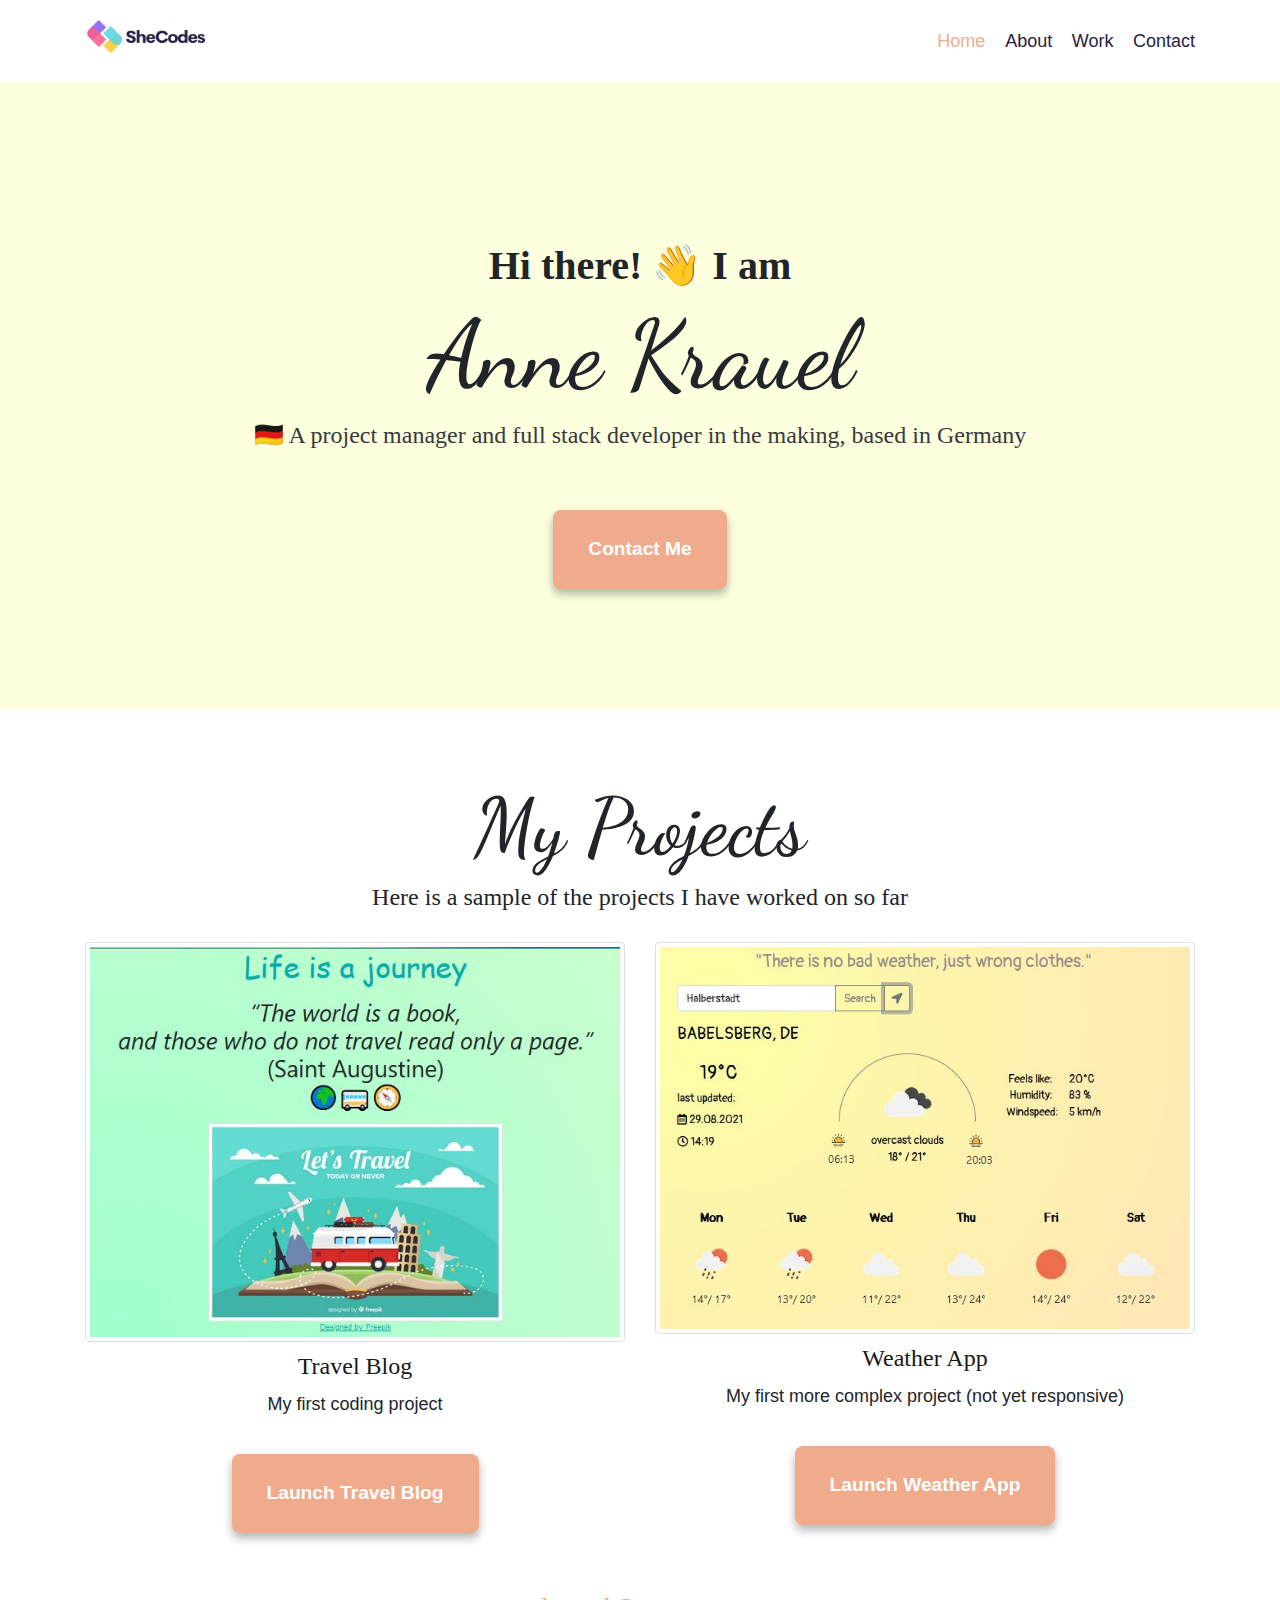
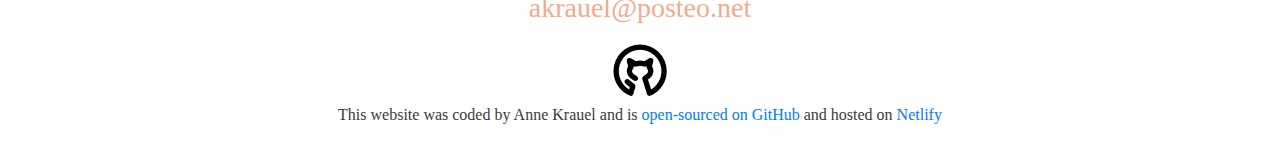
<file: index.html>
<!DOCTYPE html>
<html lang="en">
  <head>
    <meta charset="UTF-8" />
    <meta name="viewport" content="width=device-width, initial-scale=1.0" />
    <meta http-equiv="X-UA-Compatible" content="ie=edge" />
    <title>Frontend developer - Anne Krauel</title>
    <meta
      name="description"
      content="Anne Krauel, front-end developer, based in Germany"
    />
    <link
      rel="stylesheet"
      href="https://maxcdn.bootstrapcdn.com/bootstrap/4.0.0/css/bootstrap.min.css"
      integrity="sha384-Gn5384xqQ1aoWXA+058RXPxPg6fy4IWvTNh0E263XmFcJlSAwiGgFAW/dAiS6JXm"
      crossorigin="anonymous"
    />
    <script
      src="https://code.jquery.com/jquery-3.2.1.slim.min.js"
      integrity="sha384-KJ3o2DKtIkvYIK3UENzmM7KCkRr/rE9/Qpg6aAZGJwFDMVNA/GpGFF93hXpG5KkN"
      crossorigin="anonymous"
    ></script>
    <script
      src="https://cdnjs.cloudflare.com/ajax/libs/popper.js/1.12.9/umd/popper.min.js"
      integrity="sha384-ApNbgh9B+Y1QKtv3Rn7W3mgPxhU9K/ScQsAP7hUibX39j7fakFPskvXusvfa0b4Q"
      crossorigin="anonymous"
    ></script>
    <script
      src="https://maxcdn.bootstrapcdn.com/bootstrap/4.0.0/js/bootstrap.min.js"
      integrity="sha384-JZR6Spejh4U02d8jOt6vLEHfe/JQGiRRSQQxSfFWpi1MquVdAyjUar5+76PVCmYl"
      crossorigin="anonymous"
    ></script>
    <script
      src="https://cdn.jsdelivr.net/npm/bootstrap@5.0.2/dist/js/bootstrap.bundle.min.js"
      integrity="sha384-MrcW6ZMFYlzcLA8Nl+NtUVF0sA7MsXsP1UyJoMp4YLEuNSfAP+JcXn/tWtIaxVXM"
      crossorigin="anonymous"
    ></script>
    <link rel="preconnect" href="https://fonts.googleapis.com" />
    <link rel="preconnect" href="https://fonts.gstatic.com" crossorigin />
    <link
      href="https://fonts.googleapis.com/css2?family=Dancing+Script:wght@700&display=swap"
      rel="stylesheet"
    />
    <link href="src/portfolio.css" rel="stylesheet" type="text/css" />
  </head>
  <body>
    <div class="container">
      <nav class="d-flex justify-content-between">
        <a href="/" title="Homepage">
          <img
            id="logo"
            class="logo d-none d-md-block"
            src="images/logo-shecodes.png"
            alt="logo"
          />
          <img
            id="logoSmall"
            class="logo block d-md-none"
            src="images/logo-shecodes_small.png"
            alt="logo small"
          />
        </a>
        <ul>
          <li class="active">
            <a href="/index.html" title="home">Home</a>
          </li>
          <li><a href="/about.html" title="about Anne">About</a></li>
          <li><a href="/work.html" titel="Anne's work">Work</a></li>
          <li>
            <a href="/contact.html" titel="Anne's contactInfo">Contact</a>
          </li>
        </ul>
      </nav>
    </div>
    <div class="hero">
      <div class="heading">
        <h2 class="text-center">Hi there! 👋 I am</h2>
        <h1 class="text-center">Anne Krauel</h1>
        <h3 class="text-center">
          🇩🇪 A project manager and full stack developer in the making, based in
          Germany
        </h3>
      </div>
      <div class="contactButton">
        <a class="primary-link" href="/contact.html">Contact me</a>
      </div>
    </div>
    <div class="sub-heading">
      <h2 class="text-center">My Projects</h2>
      <h4 class="text-center">
        Here is a sample of the projects I have worked on so far
      </h4>
    </div>
    <div class="container">
      <div class="row">
        <div
          class="col-12 col-log col-xl col-xxl mb-5 mb-lg-4 mb-xl-4 mb-xxl-4"
        >
          <img
            src="images/travelBlog.JPG"
            class="img-fluid img-thumbnail rounded d-none d-sm-block"
            alt="travel blog"
          />
          <h3 class="appHeading">Travel Blog</h3>
          <p class="appDescription">My first coding project</p>
          <div class="appLinks">
            <a
              href="https://competent-almeida-837803.netlify.app/"
              class="appLinks primary-link"
              >Launch Travel Blog</a
            >
          </div>
        </div>
        <div
          class="col-12 col-log col-xl col-xxl mb-5 mb-lg-4 mb-xl-4 mb-xxl-4"
        >
          <img
            src="images/weatherApp.JPG"
            class="img-fluid img-thumbnail rounded d-none d-sm-block"
            alt="weatherApp"
          />
          <h3 class="appHeading">Weather App</h3>
          <p class="appDescription">
            My first more complex project (not yet responsive)
          </p>
          <div class="appLinks">
            <a
              href="https://infallible-tereshkova-0fcc2d.netlify.app/"
              class="appLinks primary-link"
              >Launch Weather App</a
            >
          </div>
        </div>
      </div>
    </div>

    <footer>
      <div id="contact-info">
        <a href="mailto:akrauel@posteo.net" class="email-link"
          >akrauel@posteo.net</a
        >
      </div>
      <div class="container footer d-flex justify-content-center">
        <a
          href="https://github.com/EnnaLeuark"
          target="blank"
          title="GitHub profile"
        >
          <img
            class="img-fluid rounded-circle"
            src="/images/github-131979013004549354_64.png"
            alt="github Logo"
        /></a>
      </div>

      <p>
        This website was coded by Anne Krauel and is
        <a href="https://github.com/EnnaLeuark/portfolio" target="_blank"
          >open-sourced on GitHub</a
        >
        and hosted on
        <a href="https://infallible-tereshkova-0fcc2d.netlify.app/">Netlify</a>
      </p>
    </footer>
  </body>
</html>
</file>
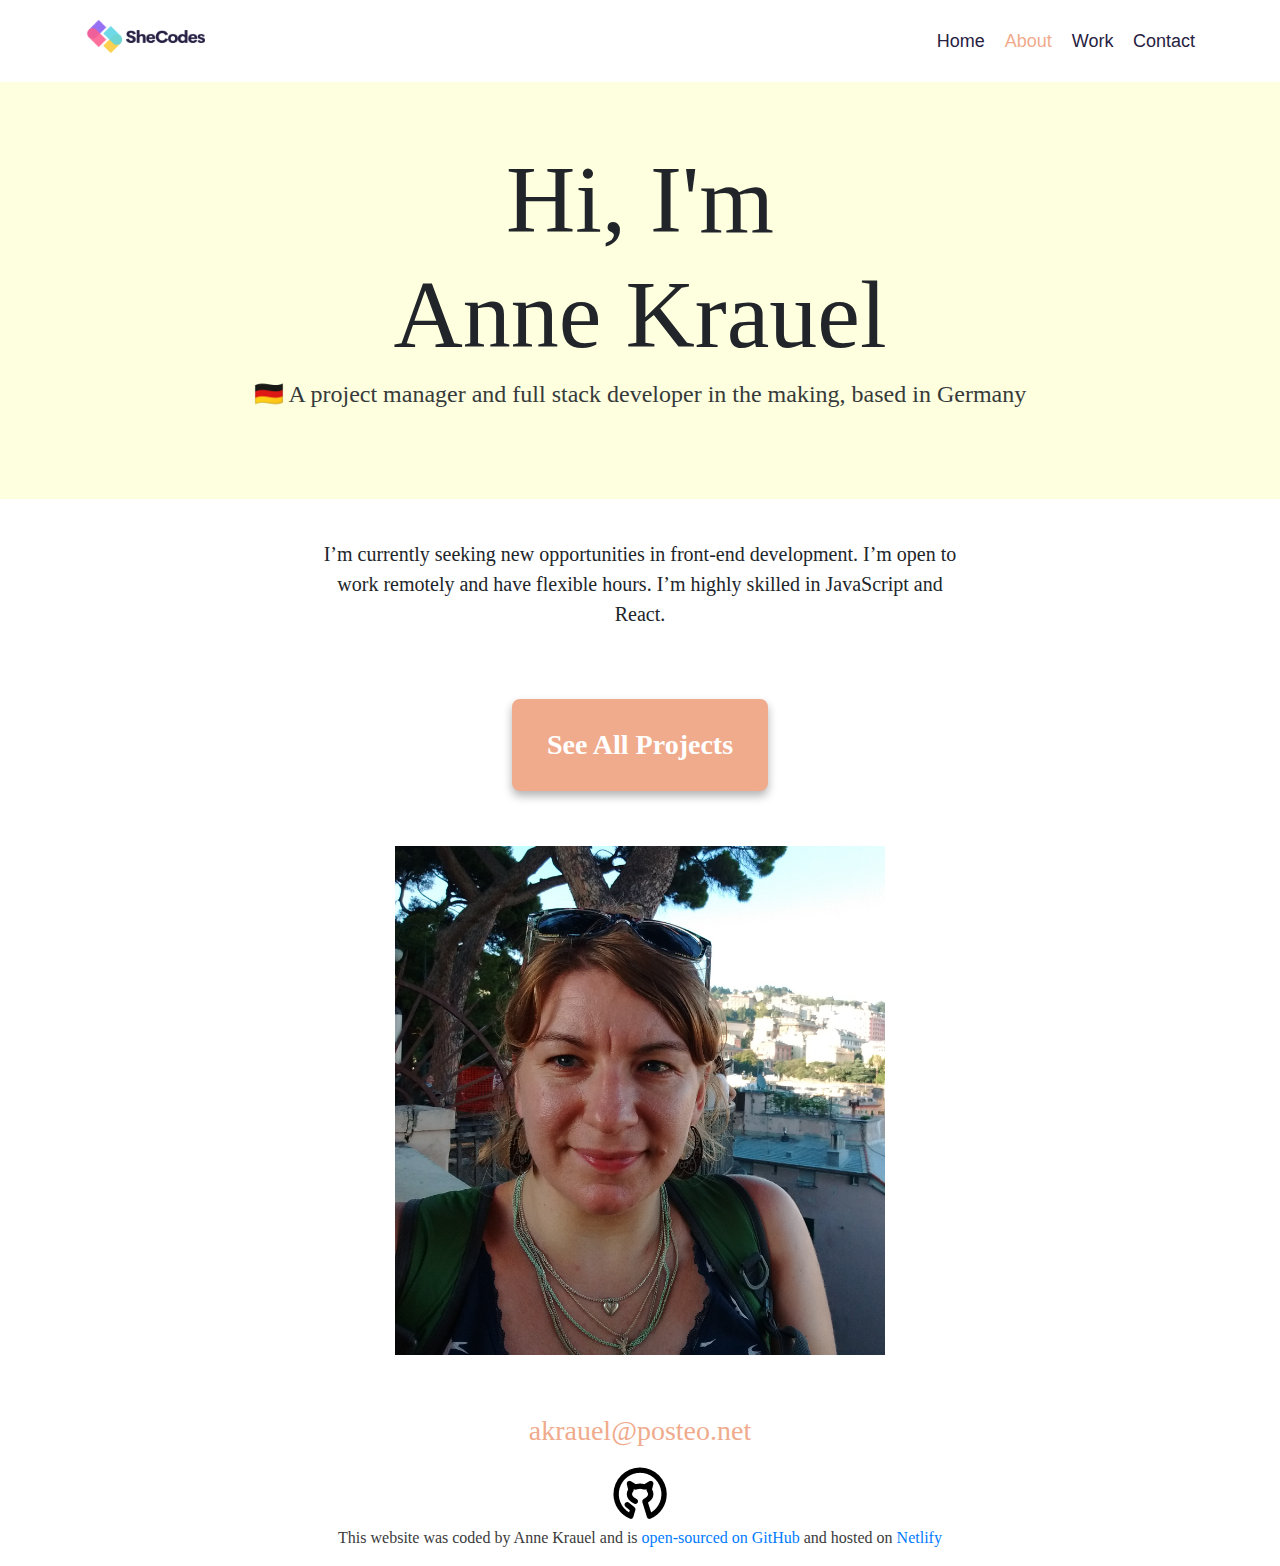
<file: about.html>
<!DOCTYPE html>
<html lang="en">
  <head>
    <meta charset="UTF-8" />
    <meta http-equiv="X-UA-Compatible" content="IE=edge" />
    <meta name="viewport" content="width=device-width, initial-scale=1.0" />
    <title>About Frontend developer - Anne Krauel</title>
    <link
      rel="stylesheet"
      href="https://maxcdn.bootstrapcdn.com/bootstrap/4.0.0/css/bootstrap.min.css"
      integrity="sha384-Gn5384xqQ1aoWXA+058RXPxPg6fy4IWvTNh0E263XmFcJlSAwiGgFAW/dAiS6JXm"
      crossorigin="anonymous"
    />
    <script
      src="https://code.jquery.com/jquery-3.2.1.slim.min.js"
      integrity="sha384-KJ3o2DKtIkvYIK3UENzmM7KCkRr/rE9/Qpg6aAZGJwFDMVNA/GpGFF93hXpG5KkN"
      crossorigin="anonymous"
    ></script>
    <script
      src="https://cdnjs.cloudflare.com/ajax/libs/popper.js/1.12.9/umd/popper.min.js"
      integrity="sha384-ApNbgh9B+Y1QKtv3Rn7W3mgPxhU9K/ScQsAP7hUibX39j7fakFPskvXusvfa0b4Q"
      crossorigin="anonymous"
    ></script>
    <script
      src="https://maxcdn.bootstrapcdn.com/bootstrap/4.0.0/js/bootstrap.min.js"
      integrity="sha384-JZR6Spejh4U02d8jOt6vLEHfe/JQGiRRSQQxSfFWpi1MquVdAyjUar5+76PVCmYl"
      crossorigin="anonymous"
    ></script>
    <link rel="preconnect" href="https://fonts.googleapis.com" />
    <link rel="preconnect" href="https://fonts.gstatic.com" crossorigin />
    <link
      href="https://fonts.googleapis.com/css2?family=Dancing+Script:wght@700&display=swap"
      rel="stylesheet"
    />
    <link href="src/portfolio.css" rel="stylesheet" type="text/css" />
  </head>
  <body>
    <div class="container">
      <nav class="d-flex justify-content-between">
        <a href="/" title="Homepage">
          <img
            id="logo"
            class="logo d-none d-md-block"
            src="images/logo-shecodes.png"
            alt="logo"
          />
          <img
            id="logoSmall"
            class="logo block d-md-none"
            src="images/logo-shecodes_small.png"
            alt="logo small"
          />
        </a>
        <a href="#" title="Homepage"></a>
        <ul>
          <li>
            <a href="/index.html" title="home">Home</a>
          </li>
          <li class="active">
            <a href="/about.html" title="about Anne">About</a>
          </li>
          <li><a href="/work.html" titel="Anne's work">Work</a></li>
          <li>
            <a href="/contact.html" titel="Anne's contactInfo">Contact</a>
          </li>
        </ul>
      </nav>
    </div>
    <div class="about-page">
      <div class="hero">
        <h1 class="text-center">
          Hi, I'm<br />
          Anne Krauel
        </h1>
        <h3 class="text-center">
          🇩🇪 A project manager and full stack developer in the making, based in
          Germany
        </h3>
      </div>
      <p class="text-center about-sections">
        I’m currently seeking new opportunities in front-end development. I’m
        open to work remotely and have flexible hours. I’m highly skilled in
        JavaScript and React.
      </p>
      <div class="appLinks allProjects">
        <a href="/work.html" class="appLinks primary-link allProjects"
          >See all projects</a
        >
      </div>
      <img
        src="images/IMG_20160814_192309829 (2).jpg"
        alt="profile
          picture"
        class="
          img-thumbnail img-fluid
          rounded
          border-4 border-white
          mx-auto
          d-block
        "
      />
    </div>

    <footer>
      <div id="contact-info">
        <a href="mailto:akrauel@posteo.net" class="email-link"
          >akrauel@posteo.net</a
        >
      </div>
      <div class="container footer d-flex justify-content-center">
        <a
          href="https://github.com/EnnaLeuark"
          target="blank"
          title="GitHub profile"
        >
          <img
            class="img-fluid rounded-circle"
            src="/images/github-131979013004549354_64.png"
            alt="github Logo"
        /></a>
      </div>

      <p>
        This website was coded by Anne Krauel and is
        <a href="https://github.com/EnnaLeuark/portfolio" target="_blank"
          >open-sourced on GitHub</a
        >
        and hosted on
        <a href="https://infallible-tereshkova-0fcc2d.netlify.app/">Netlify</a>
      </p>
    </footer>
  </body>
</html>
</file>
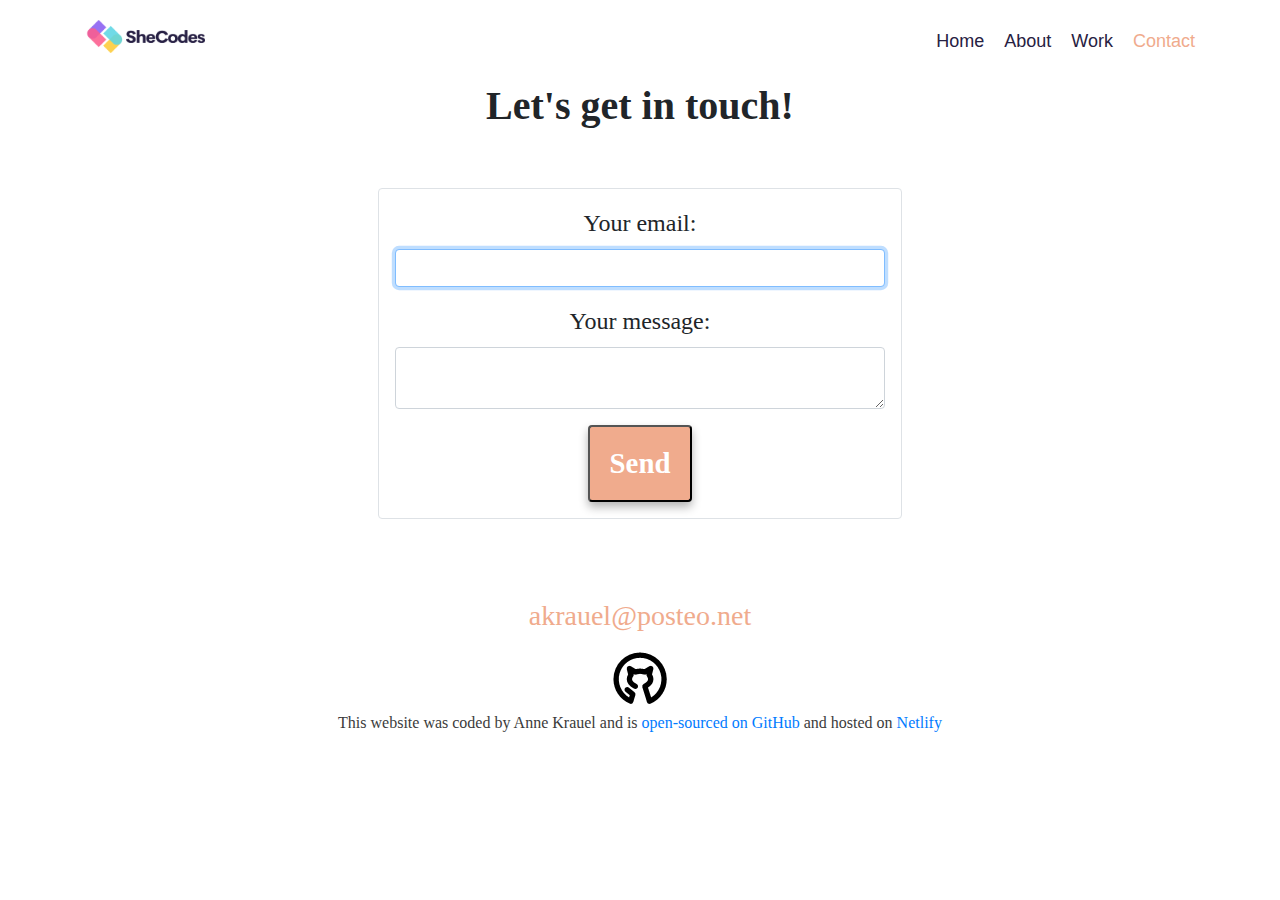
<file: contact.html>
<!DOCTYPE html>
<html lang="en">
  <head>
    <meta charset="UTF-8" />
    <meta http-equiv="X-UA-Compatible" content="IE=edge" />
    <meta name="viewport" content="width=device-width, initial-scale=1.0" />
    <title>frontend developer - Anne Krauel</title>
    <link
      rel="stylesheet"
      href="https://maxcdn.bootstrapcdn.com/bootstrap/4.0.0/css/bootstrap.min.css"
      integrity="sha384-Gn5384xqQ1aoWXA+058RXPxPg6fy4IWvTNh0E263XmFcJlSAwiGgFAW/dAiS6JXm"
      crossorigin="anonymous"
    />
    <script
      src="https://code.jquery.com/jquery-3.2.1.slim.min.js"
      integrity="sha384-KJ3o2DKtIkvYIK3UENzmM7KCkRr/rE9/Qpg6aAZGJwFDMVNA/GpGFF93hXpG5KkN"
      crossorigin="anonymous"
    ></script>
    <script
      src="https://cdnjs.cloudflare.com/ajax/libs/popper.js/1.12.9/umd/popper.min.js"
      integrity="sha384-ApNbgh9B+Y1QKtv3Rn7W3mgPxhU9K/ScQsAP7hUibX39j7fakFPskvXusvfa0b4Q"
      crossorigin="anonymous"
    ></script>
    <script
      src="https://maxcdn.bootstrapcdn.com/bootstrap/4.0.0/js/bootstrap.min.js"
      integrity="sha384-JZR6Spejh4U02d8jOt6vLEHfe/JQGiRRSQQxSfFWpi1MquVdAyjUar5+76PVCmYl"
      crossorigin="anonymous"
    ></script>
    <link rel="preconnect" href="https://fonts.googleapis.com" />
    <link rel="preconnect" href="https://fonts.gstatic.com" crossorigin />
    <link
      href="https://fonts.googleapis.com/css2?family=Dancing+Script:wght@700&display=swap"
      rel="stylesheet"
    />
    <link rel="preconnect" href="https://fonts.googleapis.com" />
    <link rel="preconnect" href="https://fonts.gstatic.com" crossorigin />
    <link
      href="https://fonts.googleapis.com/css2?family=Chelsea+Market&display=swap"
      rel="stylesheet"
    />
    <link href="src/portfolio.css" rel="stylesheet" type="text/css" />
  </head>
  <body>
    <div class="container">
      <nav class="d-flex justify-content-between">
        <a href="/" title="Homepage">
          <img
            id="logo"
            class="logo d-none d-md-block"
            src="images/logo-shecodes.png"
            alt="logo"
          />
          <img
            id="logoSmall"
            class="logo block d-md-none"
            src="images/logo-shecodes_small.png"
            alt="logo small"
          />
        </a>
        <a href="#" title="Homepage"></a>
        <ul>
          <li>
            <a href="/index.html" title="home">Home</a>
          </li>
          <li>
            <a href="/about.html" title="about Anne">About</a>
          </li>
          <li>
            <a href="/work.html" titel="Anne's work">Work</a>
          </li>
          <li class="active">
            <a href="/contact.html" titel="Anne's contactInfo">Contact</a>
          </li>
        </ul>
      </nav>
    </div>
    <div class="contact-section">
      <h2 class="text-center">Let's get in touch!</h2>
    </div>
    <div class="container-md">
      <div class="contact-form">
        <div class="row">
          <div class="col-mb-12">
            <form
              class="border p-3 rounded mb-3"
              action="https://formspree.io/f/mleazndk"
              method="POST"
            >
              <div class="mb-3">
                <label class="form-label">Your email:</label>

                <input
                  type="email"
                  name="_replyto"
                  class="form-control"
                  required=""
                  autofocus=""
                />
              </div>
              <div class="mb-3">
                <label class="form-label">Your message:</label>
                <textarea
                  name="message"
                  class="form-control"
                  required=""
                ></textarea>
              </div>
              <button class="appLinks primary-link" type="submit">Send</button>
            </form>
          </div>
        </div>
      </div>
    </div>
    <footer>
      <div id="contact-info">
        <a href="mailto:akrauel@posteo.net" class="email-link"
          >akrauel@posteo.net</a
        >
      </div>
      <div class="container footer d-flex justify-content-center">
        <a
          href="https://github.com/EnnaLeuark"
          target="blank"
          title="GitHub profile"
        >
          <img
            class="img-fluid rounded-circle"
            src="/images/github-131979013004549354_64.png"
            alt="github Logo"
        /></a>
      </div>

      <p>
        This website was coded by Anne Krauel and is
        <a href="https://github.com/EnnaLeuark/portfolio" target="_blank"
          >open-sourced on GitHub</a
        >
        and hosted on
        <a href="https://infallible-tereshkova-0fcc2d.netlify.app/">Netlify</a>
      </p>
    </footer>
  </body>
</html>
</file>
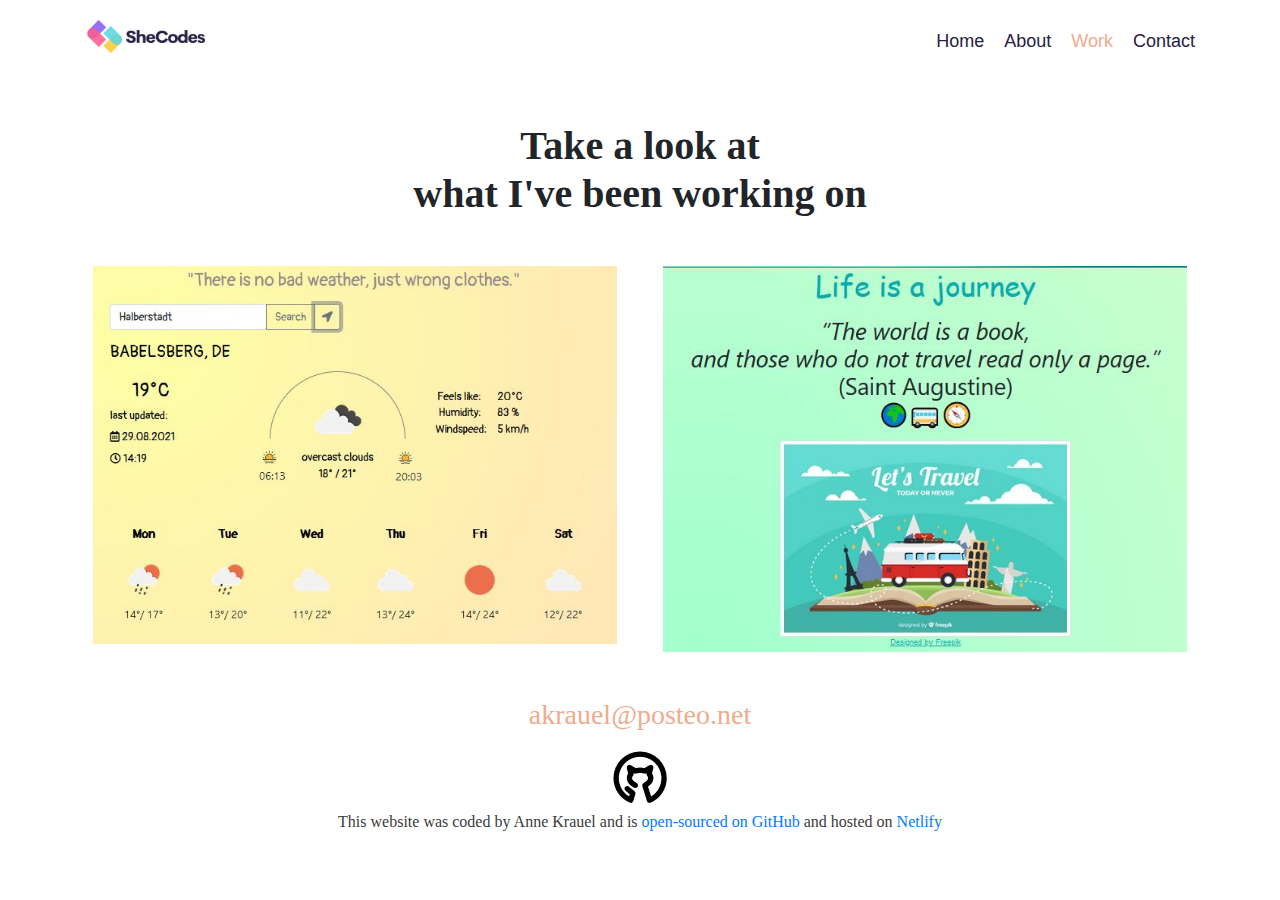
<file: work.html>
<!DOCTYPE html>
<html lang="en">
  <head>
    <meta charset="UTF-8" />
    <meta http-equiv="X-UA-Compatible" content="IE=edge" />
    <meta name="viewport" content="width=device-width, initial-scale=1.0" />
    <title>Frontend developer - Anne Krauel</title>
    <link
      rel="stylesheet"
      href="https://maxcdn.bootstrapcdn.com/bootstrap/4.0.0/css/bootstrap.min.css"
      integrity="sha384-Gn5384xqQ1aoWXA+058RXPxPg6fy4IWvTNh0E263XmFcJlSAwiGgFAW/dAiS6JXm"
      crossorigin="anonymous"
    />
    <script
      src="https://code.jquery.com/jquery-3.2.1.slim.min.js"
      integrity="sha384-KJ3o2DKtIkvYIK3UENzmM7KCkRr/rE9/Qpg6aAZGJwFDMVNA/GpGFF93hXpG5KkN"
      crossorigin="anonymous"
    ></script>
    <script
      src="https://cdnjs.cloudflare.com/ajax/libs/popper.js/1.12.9/umd/popper.min.js"
      integrity="sha384-ApNbgh9B+Y1QKtv3Rn7W3mgPxhU9K/ScQsAP7hUibX39j7fakFPskvXusvfa0b4Q"
      crossorigin="anonymous"
    ></script>
    <script
      src="https://maxcdn.bootstrapcdn.com/bootstrap/4.0.0/js/bootstrap.min.js"
      integrity="sha384-JZR6Spejh4U02d8jOt6vLEHfe/JQGiRRSQQxSfFWpi1MquVdAyjUar5+76PVCmYl"
      crossorigin="anonymous"
    ></script>
    <link rel="preconnect" href="https://fonts.googleapis.com" />
    <link rel="preconnect" href="https://fonts.gstatic.com" crossorigin />
    <link
      href="https://fonts.googleapis.com/css2?family=Dancing+Script:wght@700&display=swap"
      rel="stylesheet"
    />
    <link rel="preconnect" href="https://fonts.googleapis.com" />
    <link rel="preconnect" href="https://fonts.gstatic.com" crossorigin />
    <link
      href="https://fonts.googleapis.com/css2?family=Chelsea+Market&display=swap"
      rel="stylesheet"
    />
    <link href="src/portfolio.css" rel="stylesheet" type="text/css" />
  </head>
  <body>
    <div class="container">
      <nav class="d-flex justify-content-between">
        <a href="/" title="Homepage">
          <img
            id="logo"
            class="logo d-none d-md-block"
            src="images/logo-shecodes.png"
            alt="logo"
          />
          <img
            id="logoSmall"
            class="logo block d-md-none"
            src="images/logo-shecodes_small.png"
            alt="logo small"
          />
        </a>
        <a href="#" title="Homepage"></a>
        <ul>
          <li>
            <a href="/index.html" title="home">Home</a>
          </li>
          <li>
            <a href="/about.html" title="about Anne">About</a>
          </li>
          <li class="active">
            <a href="/work.html" titel="Anne's work">Work</a>
          </li>
          <li>
            <a href="/contact.html" titel="Anne's contactInfo">Contact</a>
          </li>
        </ul>
      </nav>
    </div>
    <div class="work-section">
      <h2 class="text-center">
        Take a look at <br />what I've been working on
      </h2>

      <!-- <div class="work-text">
        <p>
          Lorem ipsum dolor sit amet, consectetur adipiscing elit. Duis faucibus
          elit ante, ac dapibus ante euismod id. Vestibulum sagittis scelerisque
          laoreet. Donec eleifend feugiat elementum. Sed eget vestibulum neque,
          ultricies ullamcorper magna. Nunc commodo nulla placerat, rhoncus elit
          ut, mattis turpis. Praesent ac faucibus tortor.
        </p>
      </div> -->
    </div>
    <div class="container">
      <div class="row">
        <div
          class="col-12 col-log col-xl col-xxl mb-5 mb-lg-6 mb-xl-4 mb-xxl-6"
        >
          <img
            src="images/weatherApp.JPG"
            class="img-fluid p-2 shadow rounded"
          />
        </div>
        <div
          class="col-12 col-log col-xl col-xxl mb-5 mb-lg-6 mb-xl-4 mb-xxl-6"
        >
          <img
            src="images/travelBlog.JPG"
            class="img-fluid p-2 shadow rounded"
          />
        </div>
      </div>
    </div>
    <footer>
      <div id="contact-info">
        <a href="mailto:akrauel@posteo.net" class="email-link"
          >akrauel@posteo.net</a
        >
      </div>
      <div class="container footer d-flex justify-content-center">
        <a
          href="https://github.com/EnnaLeuark"
          target="blank"
          title="GitHub profile"
        >
          <img
            class="img-fluid rounded-circle"
            src="/images/github-131979013004549354_64.png"
            alt="github Logo"
        /></a>
      </div>
      <p>
        This website was coded by Anne Krauel and is
        <a href="https://github.com/EnnaLeuark/portfolio" target="_blank"
          >open-sourced on GitHub</a
        >
        and hosted on
        <a href="https://infallible-tereshkova-0fcc2d.netlify.app/">Netlify</a>
      </p>
    </footer>
  </body>
</html>
</file>
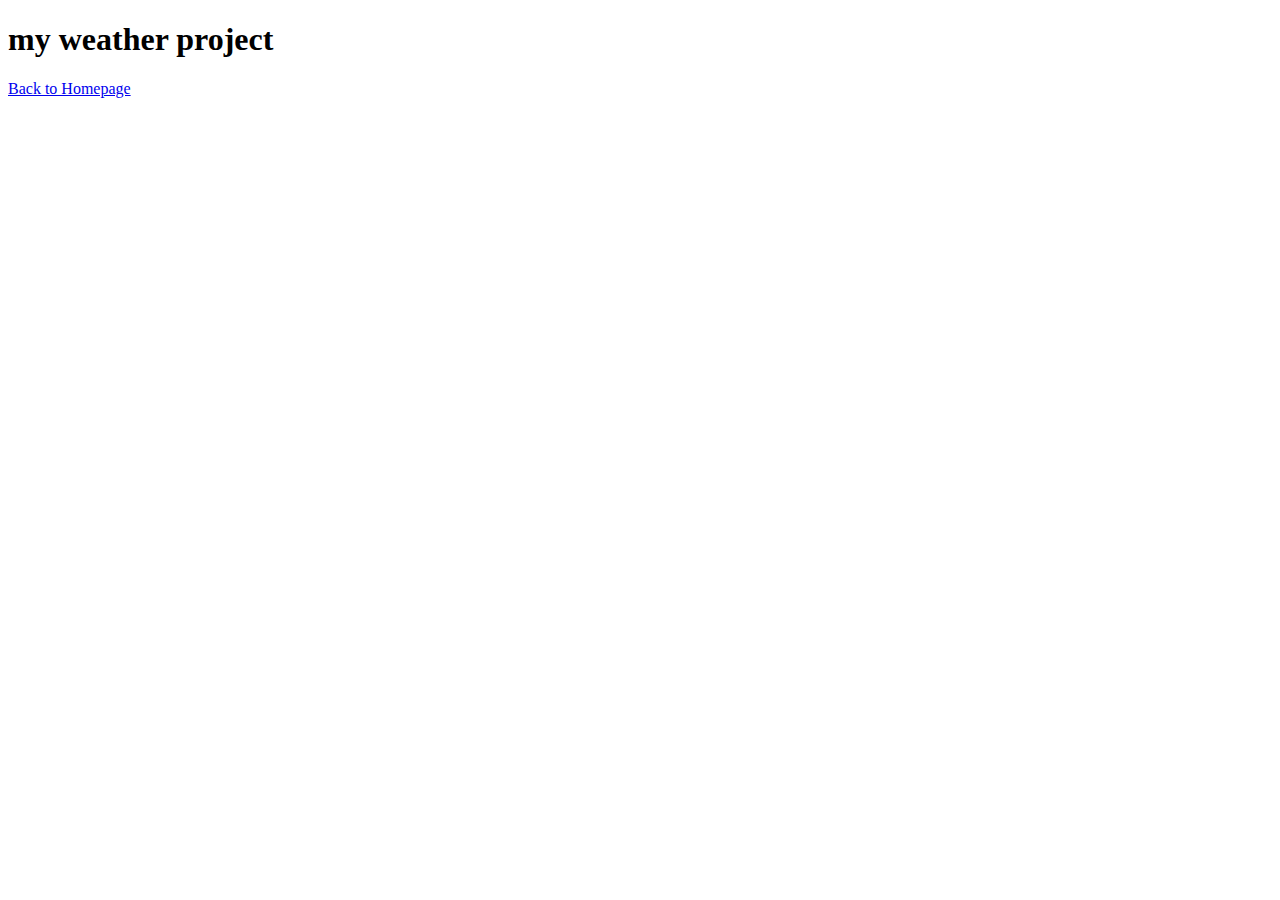
<file: directory/weather.html>
<!DOCTYPE html>
<html lang="en">
  <head>
    <meta charset="UTF-8" />
    <meta http-equiv="X-UA-Compatible" content="IE=edge" />
    <meta name="viewport" content="width=device-width, initial-scale=1.0" />
    <title>My weather project</title>
  </head>
  <body>
    <h1>my weather project</h1>
    <a href="../index.html">Back to Homepage</a>
  </body>
</html>
</file>
<file: src/portfolio.css>
:root {
  --main-font: "Segoe UI", Times, serif;
  --main-color: #f0ab8d;
  --secondary-color: #f5f2fe;
  --box-shadow: 0 5px 10px rgba(0, 0, 0, 0.3);
}

#logo {
  max-width: 120px;
}

#logoSmall {
  max-width: 40px;
}

nav {
  padding: 20px 0;
}

nav ul {
  padding: 0;
  margin: 0;
}

nav li {
  display: inline;
  list-style: none;
  font: var(--main-font);
  font-size: large;
  line-height: 42px;
  margin-left: 15px;
}

nav a {
  text-decoration: none;
  color: #272142;
  transition: all 100ms ease-in-out;
}

nav a:hover,
nav li.active a {
  color: var(--main-color);
}

.hero {
  background-color: #feffdf;
  padding: 60px 20px;
}

.heading-center {
  font-family: "Dancing Script", cursive;
  text-align: center;
}
.heading {
  text-align: center;
  margin: 0;
}

.heading h2 {
  margin-top: 100px;
}

h2 {
  font-family: var(--main-font);
  font-size: 40px;
  font-weight: 700;
}

h1 {
  font-family: "Dancing Script", cursive;
  font-size: 96px;
  font-weight: 500;
}

h3 {
  font-family: var(--main-font);
  font-size: 24px;
  opacity: 0.9;
}

h4 {
  font-family: var(--main-font);
}

.contactButton {
  display: flex;
  justify-content: center;
  margin: 40px 0;
}

.contactButton a {
  border-radius: 8px;
  margin: 20px;
  text-transform: capitalize;
  padding: 25px 35px;
}

.contactButton a:hover {
  font-weight: bold;
  color: darkred;
  text-decoration: none;
}

.primary-link {
  background-color: var(--main-color);
  box-shadow: var(--box-shadow);
  color: white;
  font-weight: 600;
  font-size: larger;
  text-decoration: none;
  padding: 20px 15px;
}

.sub-heading {
  margin: 70px 0 30px;
}

.sub-heading h2 {
  font-family: "Dancing Script", cursive;
  font-size: 80px;
  font-weight: 500;
}

img {
  width: max-content;
}

.AppImgBackground {
  background-color: var(--secondary-color);
}

.appHeading {
  text-align: center;
  color: black;
  margin: 10px 0;
}
.appDescription {
  border-radius: 4px;
  font-size: 18px;
  line-height: 1.5;
  text-align: center;
}

.appLinks {
  border-radius: 4px;
  display: flex;
  justify-content: center;
}

.appLinks a {
  border-radius: 8px;
  margin: 20px;
  text-transform: capitalize;
  padding: 25px 35px;
}

.appLinks a:hover {
  font-weight: bold;
  color: darkred;
  text-decoration: none;
}

footer {
  display: block;
  text-align: center;
  font-family: var(--main-font);
  font-size: medium;
  color: rgb(59, 59, 59);
}

.email-link {
  display: flex;
  justify-content: center;
  color: var(--main-color);
  font-size: 28px;
  text-decoration: none;
}

.email-link:hover {
  font-weight: bold;
  color: darkred;
  text-decoration: none;
}

#contact-info {
  margin: 10px 0;
}
#contact-info h2 {
  font-family: "Dancing Script", cursive;
  font-size: 80px;
  font-weight: 500;
}

/* about-page */

.about-page h1 {
  font-family: var(--main-font);
}
.about-page h3 {
  margin: 0 0 30px;
}

.about-sections {
  display: flex;
  margin: 30px 0;
}

.about-page p {
  padding: 20px;
  border-radius: 4px;
  font-size: 20px;
  font-family: var(--main-font);
  line-height: 1.5;
  text-align: center;
  margin: 20px 300px;
  display: block;
}

.about-page img {
  width: 500px;
  margin: 0 0 50px;
}

.allProjects {
  font-size: 28px;
  font-family: var(--main-font);
  margin: 30px 0;
}

/* work-page */

.work-section h2 {
  font-family: var(--main-font);
  margin: 40px 0;
}

/* contact-page */

.contact-form {
  margin: 0 auto;
  text-align: center;
  font-family: var(--main-font);
  font-size: 24px;
}

.col-mb-12 {
  margin: 50px auto;
  width: 40%;
}

.contact-form button {
  display: block;
  margin: 0 auto;
  padding: 15px 20px;
}

@media (max-width: 576px) {
  .hero {
    padding: 20px;
  }

  h1 {
    font-size: 60px;
    line-height: 1.5;
  }

  h2 {
    font-size: 30px;
    line-height: 1.5;
  }

  .sub-heading h2 {
    font-size: 48px;
  }

  #contact-info h2 {
    font-size: 48px;
  }

  h3,
  h4 {
    font-size: 16px;
  }

  .mb-3 {
    font-size: 32px;
    text-align: center;
  }

  .appDescription {
    text-align: center;
  }

  .appLinks {
    display: block;
    text-align: center;
    margin: 25px;
  }

  /* about-page */

  .about-page .hero {
    padding: 20px;
  }

  .about-page h1 {
    font-size: 48px;
  }

  .allProjects {
    font-size: medium;
    padding: 10px;
  }

  .about-page p {
    margin: 0;
    display: block;
    text-align: center;
  }

  .about-page img {
    width: 250px;
    margin: 0;
    display: block;
    text-align: center;
  }

  /* work-page */

  .about-page p {
    display: block;
    text-align: center;
  }

  /* contact-page */

  .contact-form {
    margin: 0 auto;
    text-align: center;
    font-family: var(--main-font);
    font-size: 14px;
  }

  .col-mb-12 {
    margin: 50px auto;
    width: 70%;
  }

  .contact-form button {
    display: block;
    margin: 0 auto;
    padding: 15px 20px;
    font-size: medium;
  }
}

@media (max-width: 768px) {
  .about-page p {
    padding: 20px;
    border-radius: 4px;
    font-size: 20px;
    font-family: var(--main-font);
    line-height: 1.5;
    text-align: center;
    display: block;
    margin: 0 80px;
  }
}
</file>
